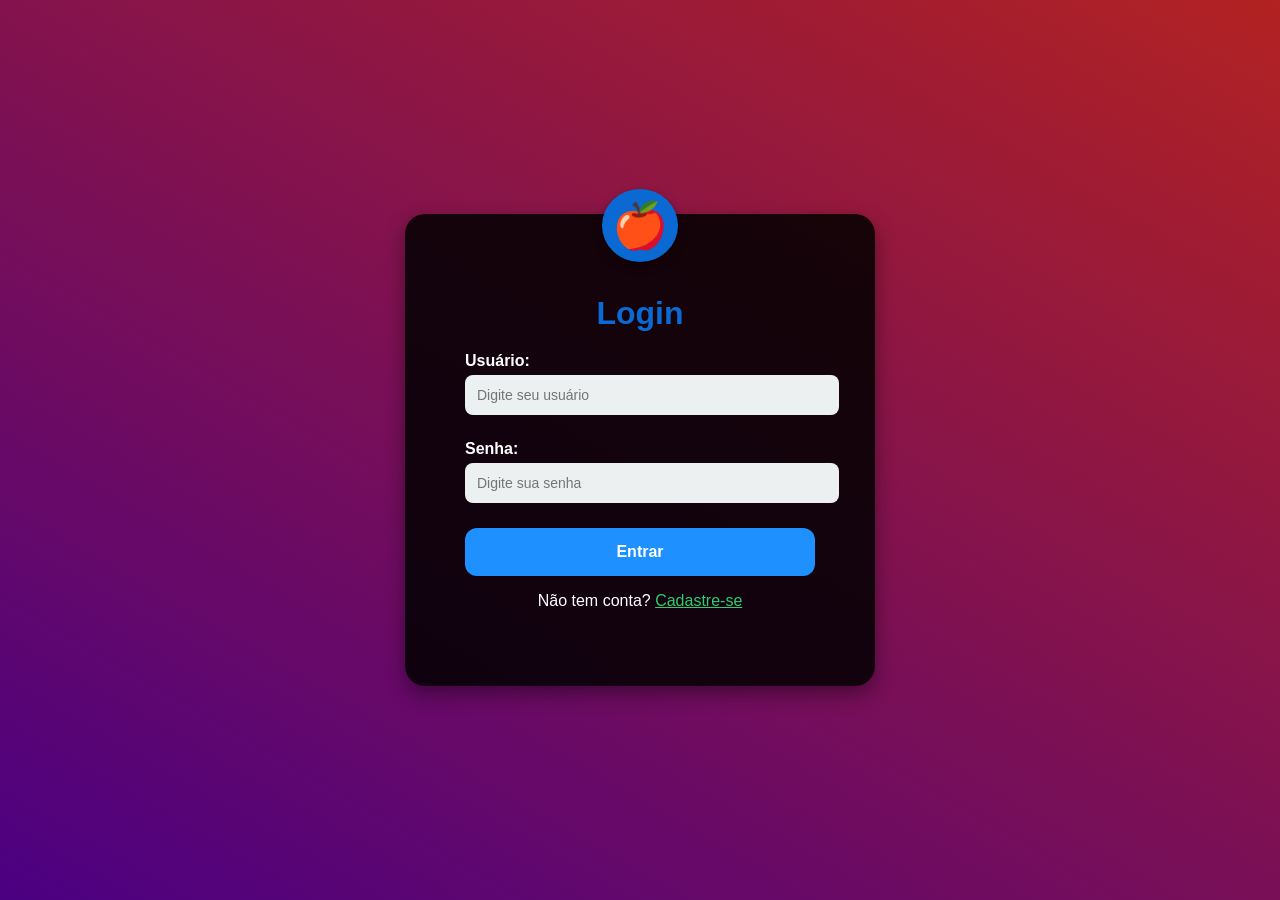
<file: src/main/resources/static/index.html>
<!DOCTYPE html>
<html lang="pt-br">
<head>
    <meta charset="UTF-8">
    <meta name="viewport" content="width=device-width, initial-scale=1.0">
    <title>Login - Prato Justo</title>
    <link rel="stylesheet" href="estilo.css">
</head>
<body>
<div class="login-box">
    <h1>Login</h1>
    <form id="login-form">
        <label for="username">Usuário:</label>
        <input type="text" name="username" id="username" placeholder="Digite seu usuário" required>

        <label for="password">Senha:</label>
        <input type="password" name="password" id="password" placeholder="Digite sua senha" required>

        <button type="submit">Entrar</button>
    </form>
    <div>
        <p>Não tem conta? <a href="cadastro.html" style="color:#2ecc71;">Cadastre-se</a></p>
    </div>
</div>

<script src="login.js"></script>
</body>
</html>
</file>
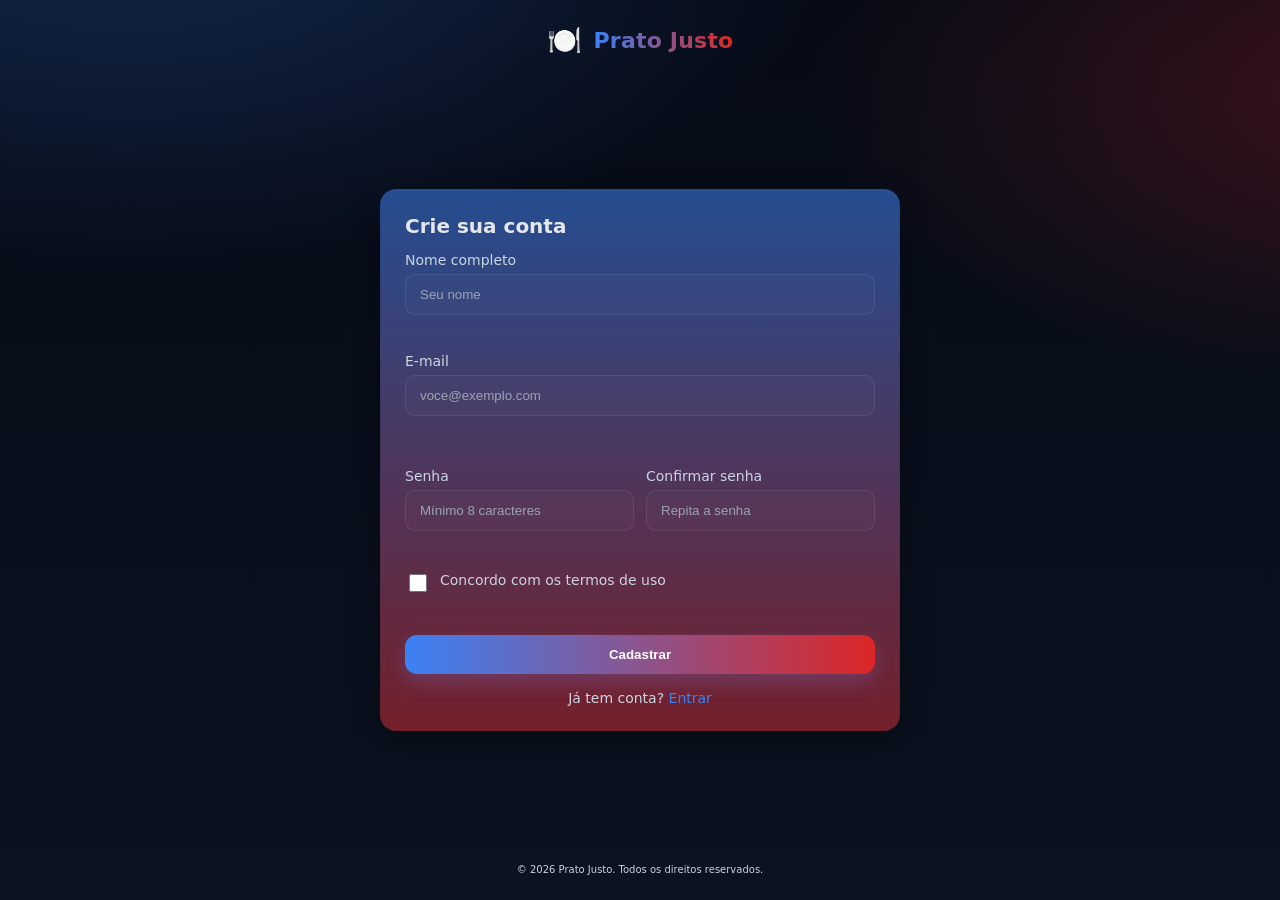
<file: src/main/resources/static/cadastro.html>
<!DOCTYPE html>
<html lang="pt-BR">
<head>
    <meta charset="utf-8">
    <meta name="viewport" content="width=device-width, initial-scale=1">
    <meta name="description" content="Página de cadastro - Prato Justo">
    <title>Cadastro | Prato Justo</title>
    <link rel="stylesheet" href="./cadastro.css">
</head>
<body>
<main class="page">
    <header class="brand">
        <div class="brand__logo" aria-hidden="true">🍽️</div>
        <h1 class="brand__title">Prato Justo</h1>
    </header>

    <section class="card" aria-labelledby="cadastro-title">
        <h2 id="cadastro-title" class="card__title">Crie sua conta</h2>

        <form id="form-cadastro" novalidate>
            <div class="field">
                <label for="nome">Nome completo</label>
                <input id="nome" name="nome" type="text" autocomplete="name" placeholder="Seu nome" required>
                <p class="error" id="erro-nome" role="alert" aria-live="polite"></p>
            </div>

            <div class="field">
                <label for="email">E-mail</label>
                <input id="email" name="email" type="email" autocomplete="email" placeholder="voce@exemplo.com" required>
                <p class="error" id="erro-email" role="alert" aria-live="polite"></p>
            </div>

            <div class="field field--split">
                <div class="field">
                    <label for="senha">Senha</label>
                    <input id="senha" name="senha" type="password" autocomplete="new-password" placeholder="Mínimo 8 caracteres" required>
                    <p class="error" id="erro-senha" role="alert" aria-live="polite"></p>
                </div>
                <div class="field">
                    <label for="confirmar">Confirmar senha</label>
                    <input id="confirmar" name="confirmar" type="password" autocomplete="new-password" placeholder="Repita a senha" required>
                    <p class="error" id="erro-confirmar" role="alert" aria-live="polite"></p>
                </div>
            </div>

            <div class="field field--checkbox">
                <input id="termos" name="termos" type="checkbox" required>
                <label for="termos">Concordo com os termos de uso</label>
            </div>
            <p class="error" id="erro-termos" role="alert" aria-live="polite"></p>

            <button type="submit" class="btn btn--primary">Cadastrar</button>

            <p class="hint">Já tem conta? <a href="#" class="link">Entrar</a></p>
        </form>
    </section>

    <footer class="footer">
        <small>© <span id="ano"></span> Prato Justo. Todos os direitos reservados.</small>
    </footer>
</main>

<script src="./cadastro.js" defer></script>
</body>
</html>
</file>
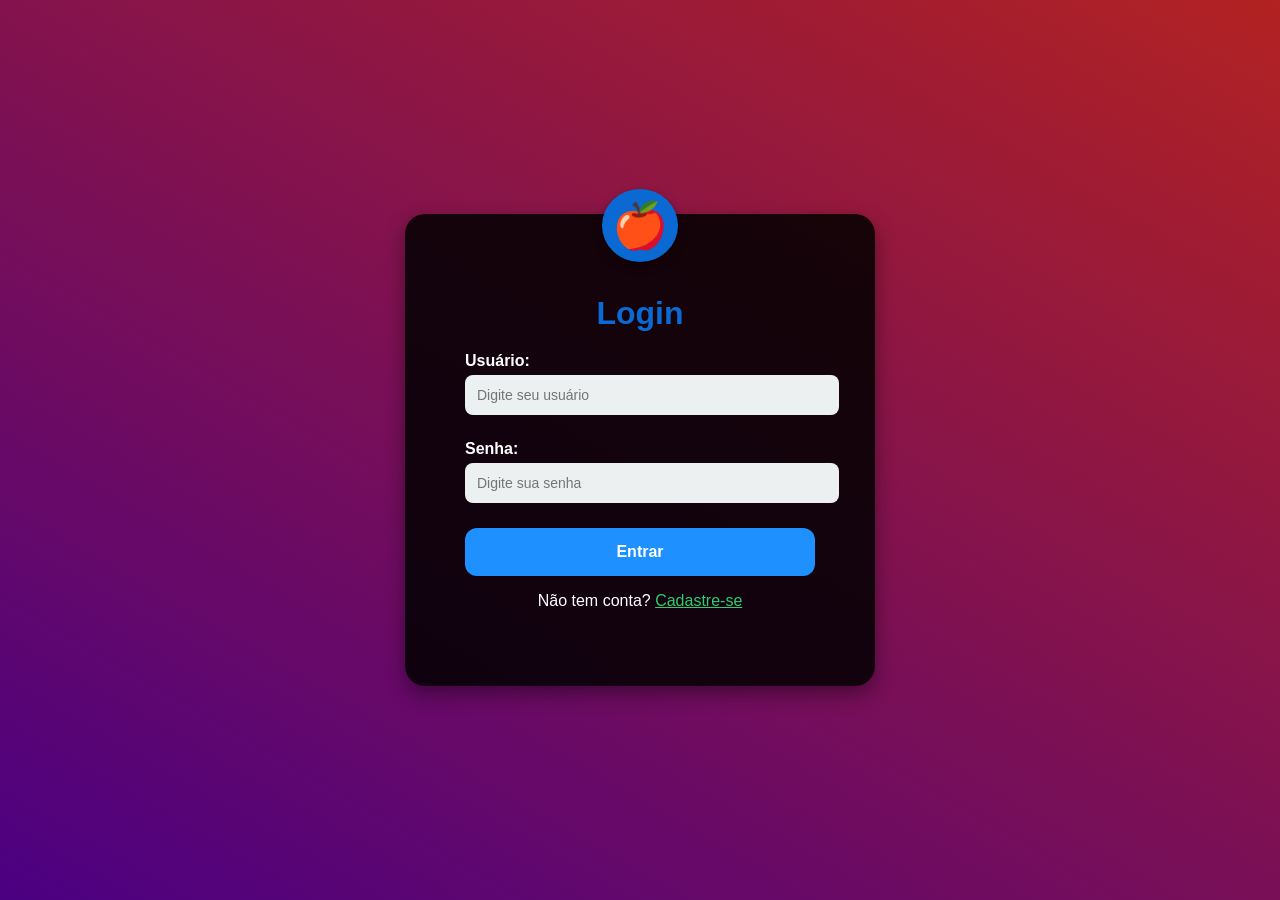
<file: src/main/resources/static/login.html>
<!DOCTYPE html>
<html lang="pt-br">
<head>
    <meta charset="UTF-8">
    <meta name="viewport" content="width=device-width, initial-scale=1.0">
    <title>Login - Prato Justo</title>
    <link rel="stylesheet" href="login.css">
</head>
<body>
<div class="login-box">
    <h1>Login</h1>
    <form id="login-form">
        <label for="username">Usuário:</label>
        <input type="text" name="username" id="username" placeholder="Digite seu usuário" required>

        <label for="password">Senha:</label>
        <input type="password" name="password" id="password" placeholder="Digite sua senha" required>

        <button type="submit">Entrar</button>
    </form>
    <div>
        <p>Não tem conta? <a href="./login.css" style="color:#2ecc71;">Cadastre-se</a></p>
    </div>
</div>

<script src="login.js"></script>
</body>
</html>
</file>
<file: src/main/resources/static/estilo.css>
body {
    font-family: 'Segoe UI', Tahoma, Geneva, Verdana, sans-serif;
    background-image: linear-gradient(30deg, rgb(75, 0, 130), rgb(178, 34, 34));
    display: flex;
    justify-content: center;
    align-items: center;
    height: 100vh;
    margin: 0;
}

.login-box {
    background-color: rgba(0, 0, 0, 0.85);
    padding: 60px;
    border-radius: 20px;
    color: white;
    text-align: center;
    width: 350px;
    box-shadow: 0px 8px 20px rgba(0, 0, 0, 0.4);
    position: relative;
}

.login-box::before {
    content: "🍎";
    font-size: 45px;
    position: absolute;
    top: -25px;
    left: 50%;
    transform: translateX(-50%);
    background: #0b69d4;
    border-radius: 50%;
    padding: 10px;
    box-shadow: 0 4px 10px rgba(0, 0, 0, 0.4);
}

h1 {
    margin-bottom: 20px;
    color: #0b69d4;
}

label {
    display: block;
    text-align: left;
    margin-top: 15px;
    margin-bottom: 5px;
    font-weight: bold;
}

input {
    padding: 12px;
    border: none;
    outline: none;
    font-size: 14px;
    border-radius: 8px;
    width: 100%;
    margin-bottom: 10px;
    background: #ecf0f1;
}

button {
    background-color: dodgerblue;
    border: none;
    padding: 15px;
    width: 100%;
    border-radius: 12px;
    color: white;
    font-size: 16px;
    font-weight: bold;
    margin-top: 15px;
    transition: 0.3s;
}

button:hover {
    background-color: deepskyblue;
    cursor: pointer;
    transform: scale(1.05);
}
</file>
<file: src/main/resources/static/cadastro.css>
:root {
  --azul-escuro: #0f172a;
  --azul: #1e40af;
  --azul-claro: #3b82f6;
  --vermelho: #dc2626;
  --vermelho-escuro: #b91c1c;
  --fundo: #0b1220;
  --card-bg: #0f1a2f;
  --borda: rgba(255, 255, 255, 0.08);
  --texto: #e5e7eb;
  --texto-suave: #cbd5e1;
  --erro: #fca5a5;
  --sucesso: #86efac;
  --focus-ring: 0 0 0 4px rgba(59, 130, 246, 0.35);
}

* { box-sizing: border-box; }

html, body {
  height: 100%;
}

body {
  margin: 0;
  font-family: ui-sans-serif, system-ui, -apple-system, Segoe UI, Roboto, Ubuntu, Cantarell, Noto Sans, Arial, "Apple Color Emoji", "Segoe UI Emoji";
  color: var(--texto);
  background:
    radial-gradient(1200px 600px at 10% -10%, rgba(59, 130, 246, 0.25), transparent 60%),
    radial-gradient(1000px 500px at 110% 10%, rgba(220, 38, 38, 0.25), transparent 60%),
    linear-gradient(180deg, #060b16 0%, var(--fundo) 100%);
}

.page {
  min-height: 100dvh;
  display: grid;
  grid-template-rows: auto 1fr auto;
  place-items: center;
  padding: 24px;
  gap: 24px;
}

.brand {
  display: flex;
  align-items: center;
  gap: 12px;
  user-select: none;
}

.brand__logo {
  font-size: 28px;
}

.brand__title {
  margin: 0;
  font-size: 22px;
  font-weight: 700;
  letter-spacing: 0.2px;
  background: linear-gradient(90deg, var(--azul-claro), var(--vermelho));
  -webkit-background-clip: text;
  background-clip: text;
  color: transparent;
}

.card {
  width: 100%;
  max-width: 520px;
  background: linear-gradient(180deg, rgba(59, 130, 246, 0.08), rgba(220, 38, 38, 0.08)) padding-box,
              linear-gradient(180deg, rgba(59, 130, 246, 0.45), rgba(220, 38, 38, 0.45)) border-box,
              var(--card-bg);
  border: 1px solid transparent;
  border-radius: 16px;
  padding: 24px;
  box-shadow: 0 10px 30px rgba(0,0,0,0.35), 0 1px 0 rgba(255,255,255,0.03) inset;
}

.card__title {
  margin: 0 0 12px 0;
  font-size: 20px;
  font-weight: 700;
}

.field { margin-top: 14px; }

.field label {
  display: block;
  margin-bottom: 6px;
  font-size: 14px;
  color: var(--texto-suave);
}

.field input[type="text"],
.field input[type="email"],
.field input[type="password"] {
  width: 100%;
  padding: 12px 14px;
  border-radius: 10px;
  border: 1px solid var(--borda);
  background: rgba(255,255,255,0.02);
  color: var(--texto);
  outline: none;
  transition: border-color 180ms ease, box-shadow 180ms ease, background 180ms ease;
}

.field input::placeholder { color: #9aa4b2; }

.field input:hover { background: rgba(255,255,255,0.04); }

.field input:focus {
  border-color: var(--azul-claro);
  box-shadow: var(--focus-ring);
}

.field--split {
  display: grid;
  grid-template-columns: 1fr;
  gap: 12px;
}

@media (min-width: 560px) {
  .field--split { grid-template-columns: 1fr 1fr; }
}

.field--checkbox {
  display: flex;
  align-items: center;
  gap: 10px;
  margin-top: 16px;
}

.field--checkbox input[type="checkbox"] {
  width: 18px;
  height: 18px;
  accent-color: var(--azul-claro);
}

.error {
  min-height: 18px;
  margin: 6px 0 0 0;
  font-size: 12px;
  color: var(--erro);
}

.btn {
  margin-top: 16px;
  width: 100%;
  display: inline-flex;
  align-items: center;
  justify-content: center;
  gap: 8px;
  border: 0;
  border-radius: 12px;
  padding: 12px 16px;
  font-weight: 700;
  cursor: pointer;
  transition: transform 120ms ease, box-shadow 180ms ease, background 180ms ease;
}

.btn--primary {
  background: linear-gradient(90deg, var(--azul-claro), var(--vermelho));
  color: white;
  box-shadow: 0 8px 20px rgba(59,130,246,0.25), 0 8px 20px rgba(220,38,38,0.2);
}

.btn--primary:hover { filter: brightness(1.06); }

.btn--primary:active { transform: translateY(1px); }

.link {
  color: var(--azul-claro);
  text-decoration: none;
}

.link:hover { text-decoration: underline; }

.hint {
  margin: 16px 0 0 0;
  font-size: 14px;
  color: var(--texto-suave);
  text-align: center;
}

.footer {
  opacity: 0.9;
  font-size: 12px;
}
</file>
<file: src/main/resources/static/login.css>
body {
    font-family: 'Segoe UI', Tahoma, Geneva, Verdana, sans-serif;
    background-image: linear-gradient(30deg, rgb(75, 0, 130), rgb(178, 34, 34));
    display: flex;
    justify-content: center;
    align-items: center;
    height: 100vh;
    margin: 0;
}

.login-box {
    background-color: rgba(0, 0, 0, 0.85);
    padding: 60px;
    border-radius: 20px;
    color: white;
    text-align: center;
    width: 350px;
    box-shadow: 0px 8px 20px rgba(0, 0, 0, 0.4);
    position: relative;
}

.login-box::before {
    content: "🍎";
    font-size: 45px;
    position: absolute;
    top: -25px;
    left: 50%;
    transform: translateX(-50%);
    background: #0b69d4;
    border-radius: 50%;
    padding: 10px;
    box-shadow: 0 4px 10px rgba(0, 0, 0, 0.4);
}

h1 {
    margin-bottom: 20px;
    color: #0b69d4;
}

label {
    display: block;
    text-align: left;
    margin-top: 15px;
    margin-bottom: 5px;
    font-weight: bold;
}

input {
    padding: 12px;
    border: none;
    outline: none;
    font-size: 14px;
    border-radius: 8px;
    width: 100%;
    margin-bottom: 10px;
    background: #ecf0f1;
}

button {
    background-color: dodgerblue;
    border: none;
    padding: 15px;
    width: 100%;
    border-radius: 12px;
    color: white;
    font-size: 16px;
    font-weight: bold;
    margin-top: 15px;
    transition: 0.3s;
}

button:hover {
    background-color: deepskyblue;
    cursor: pointer;
    transform: scale(1.05);
}
</file>
